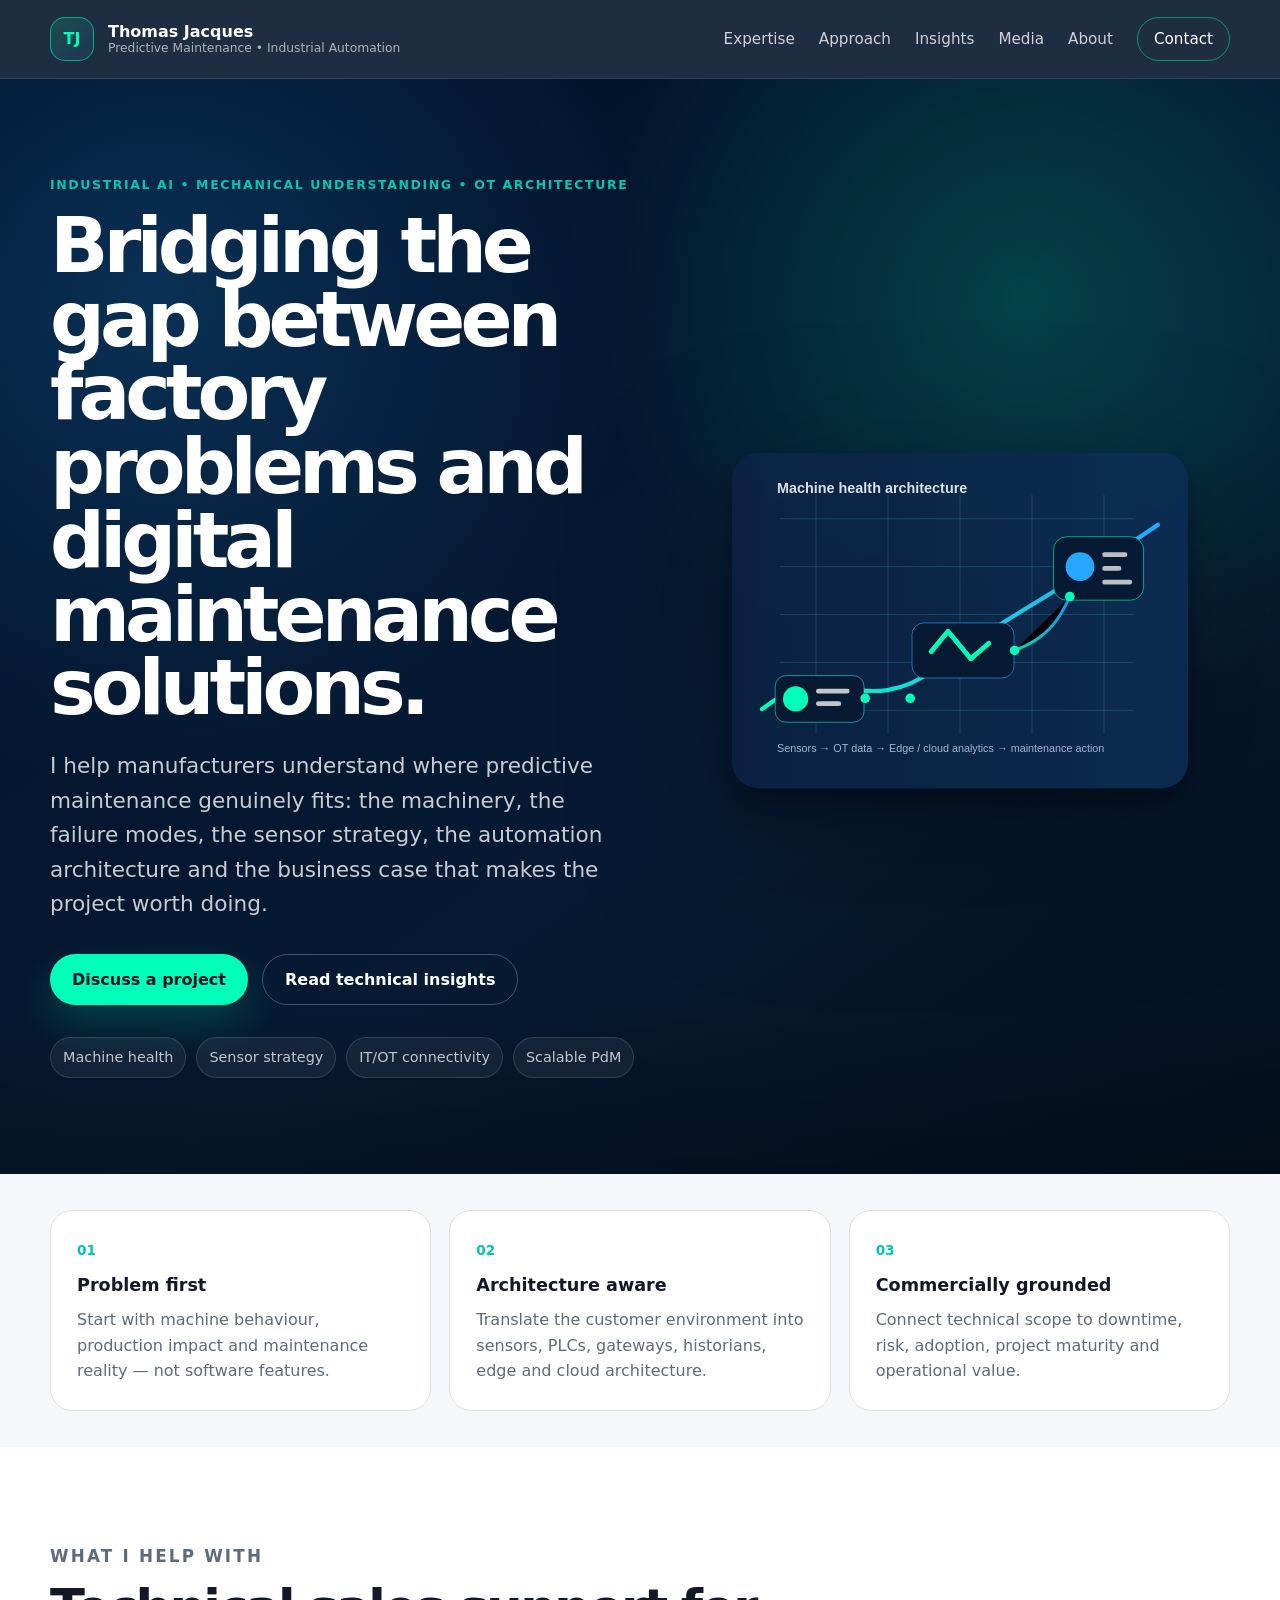
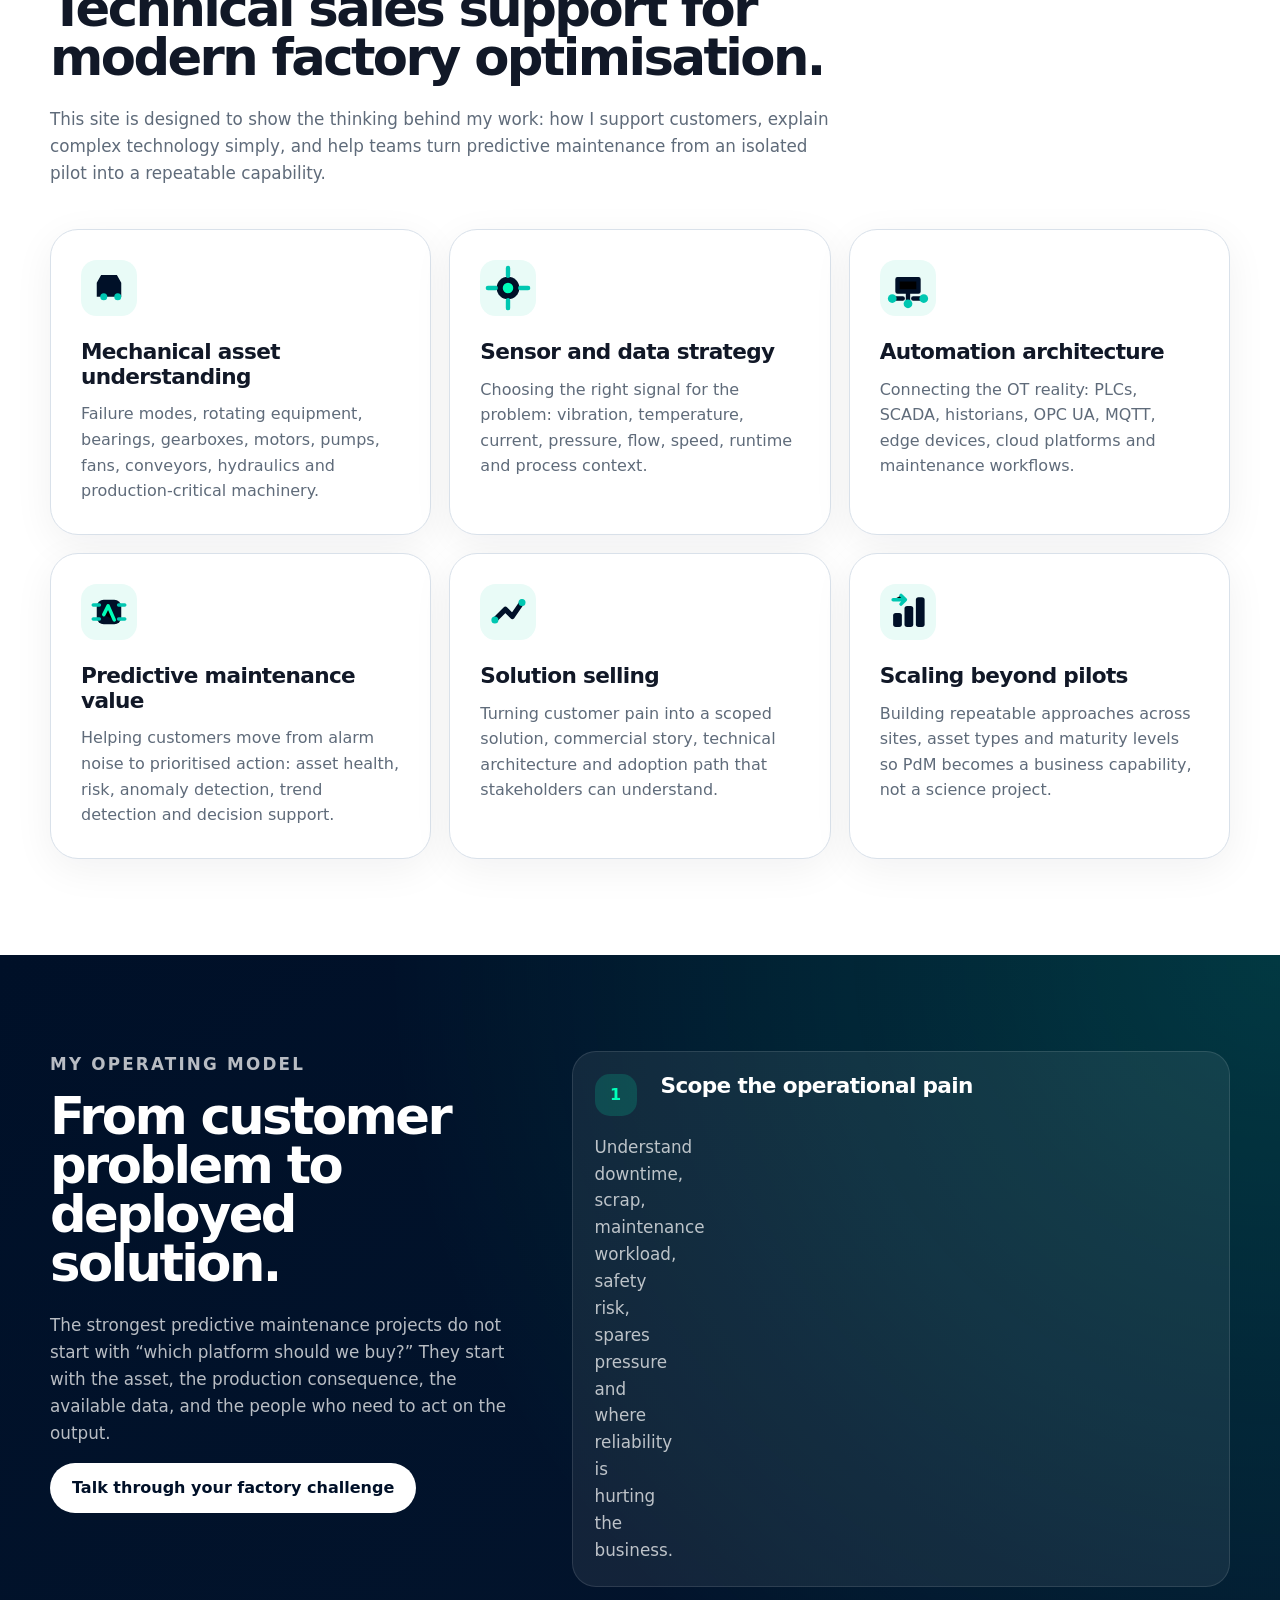
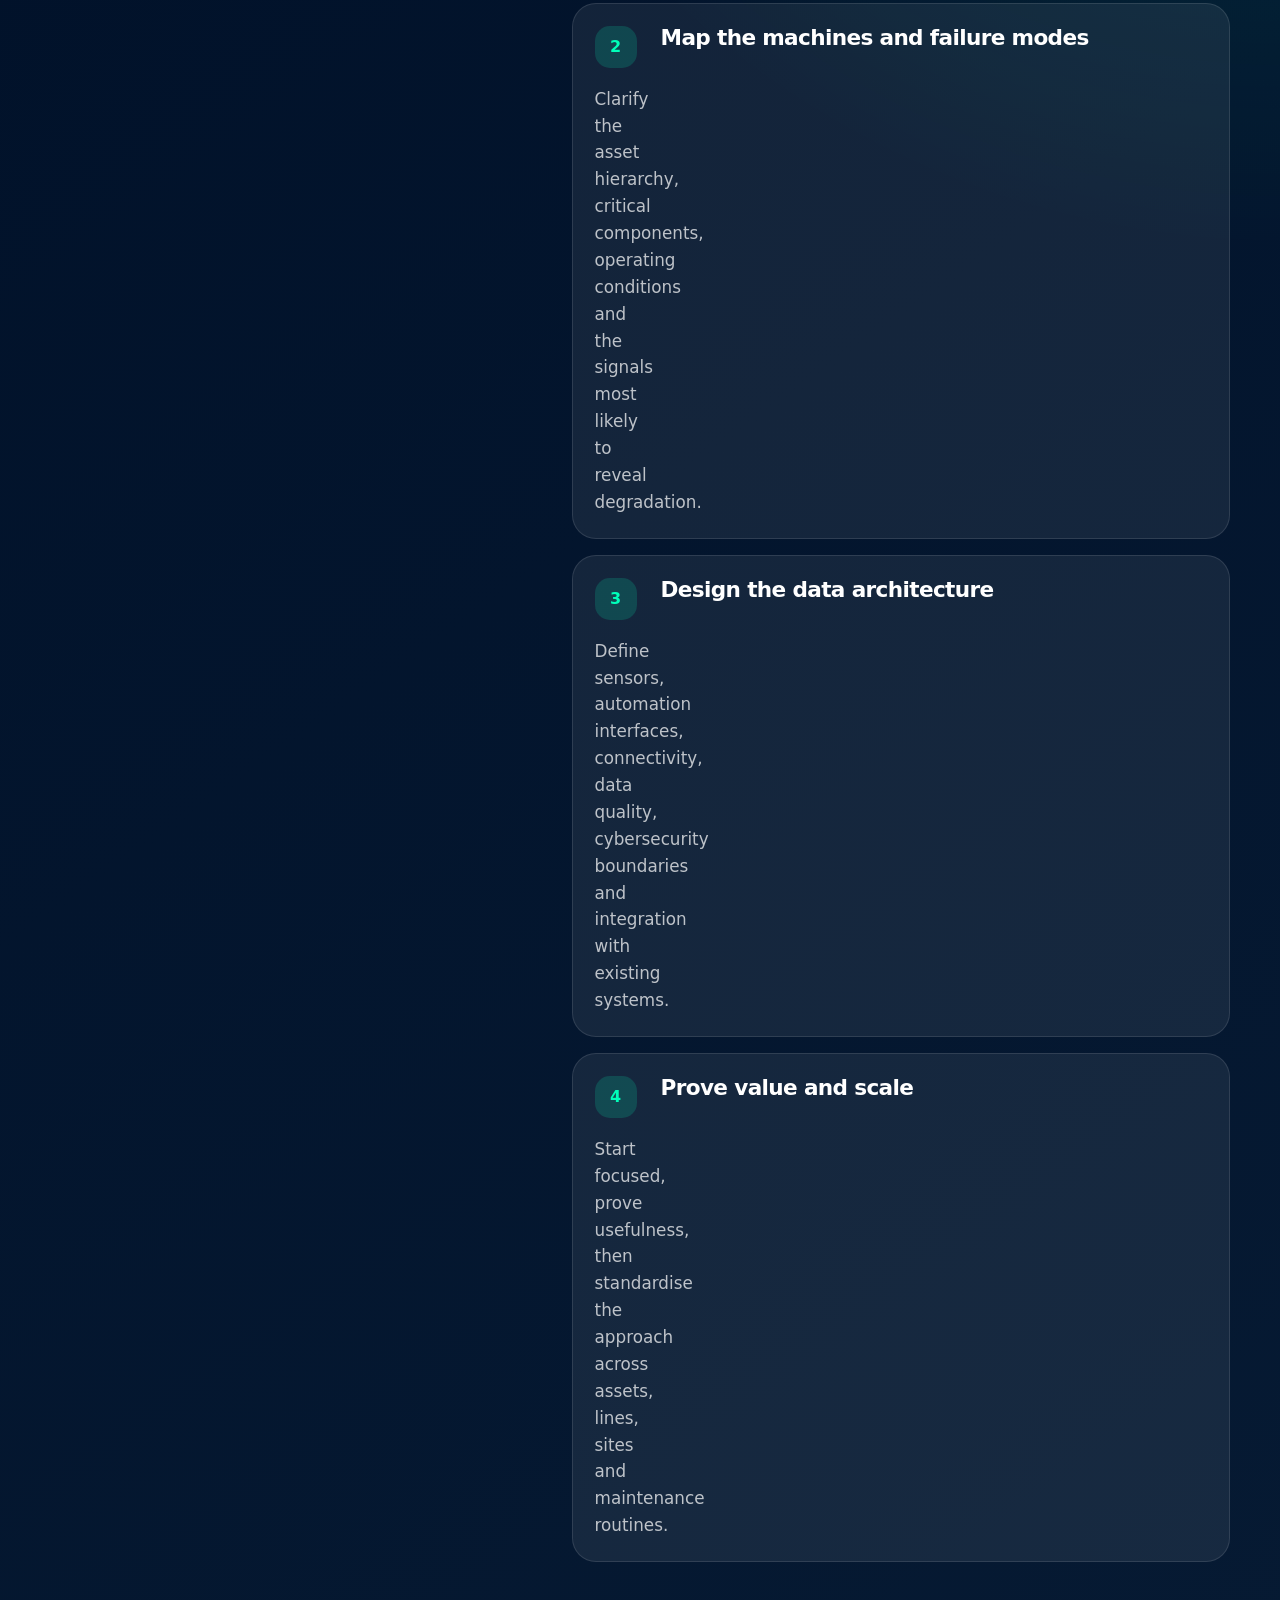
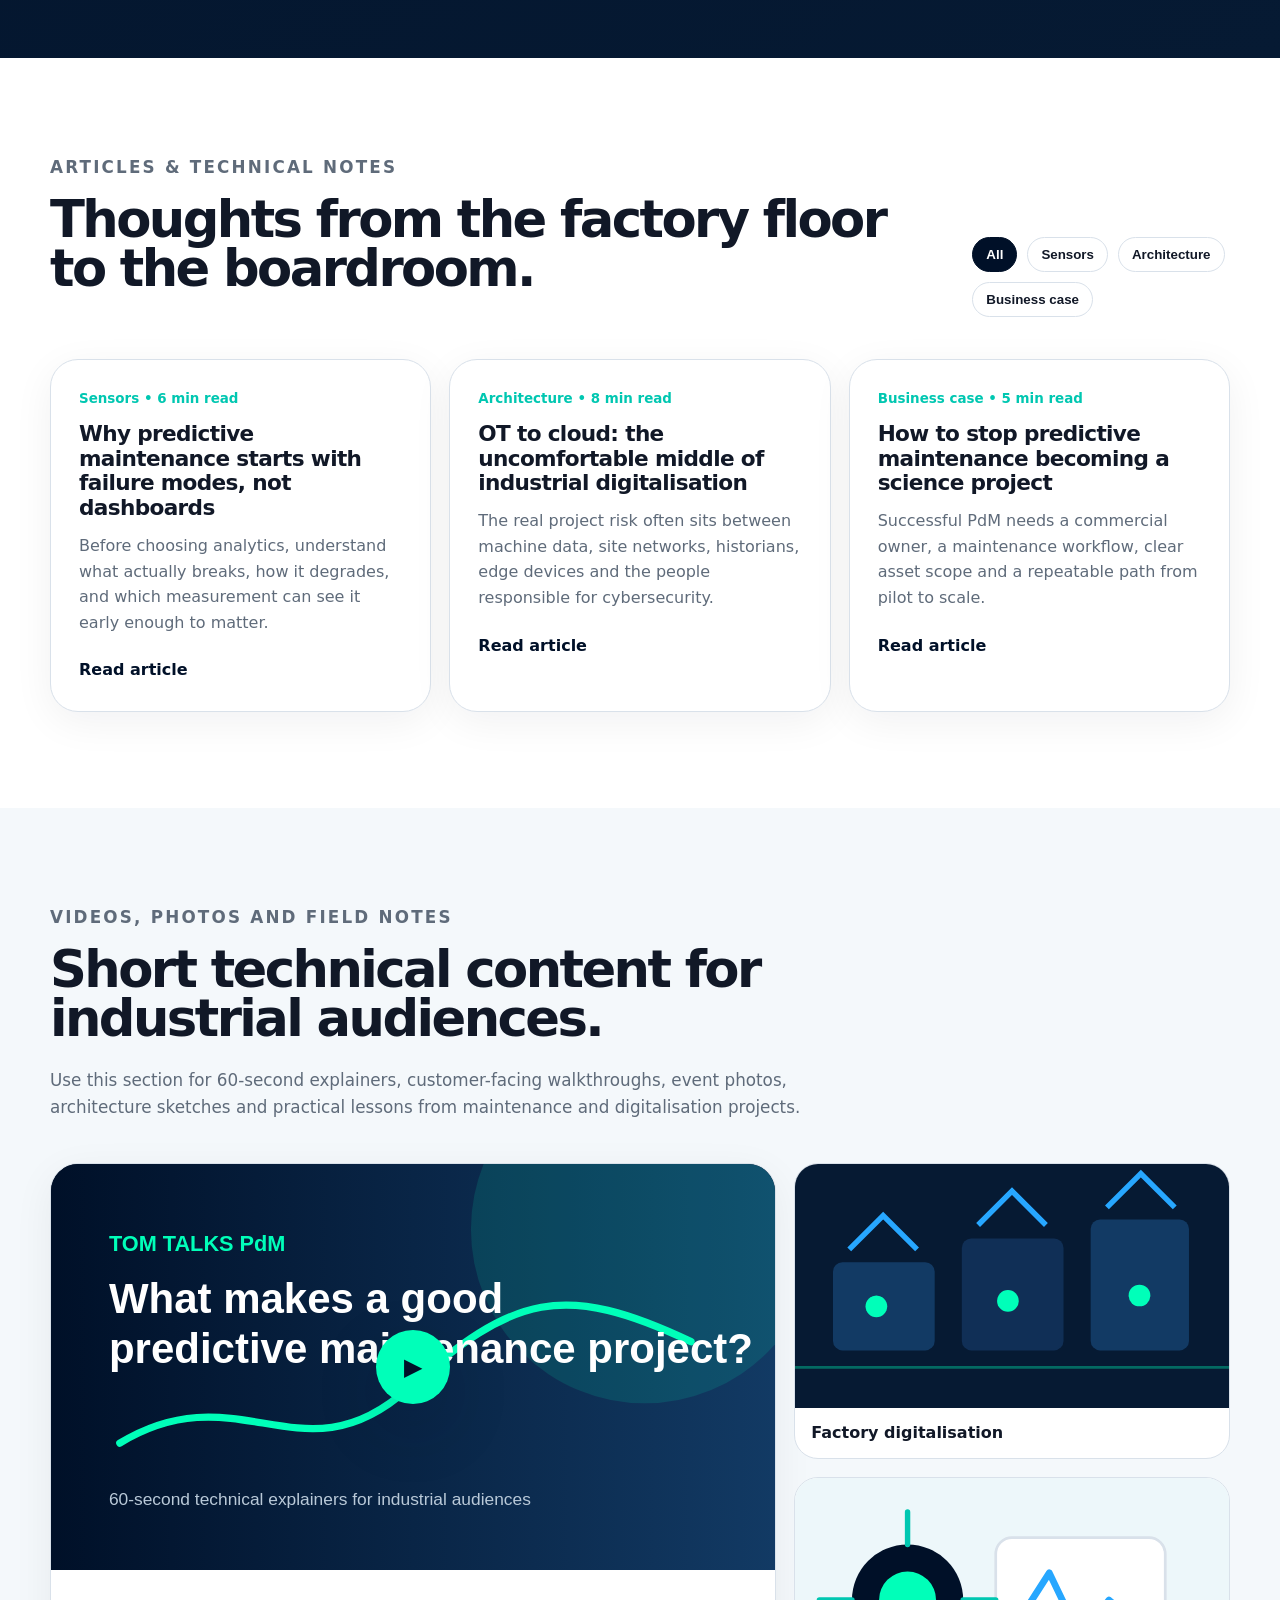
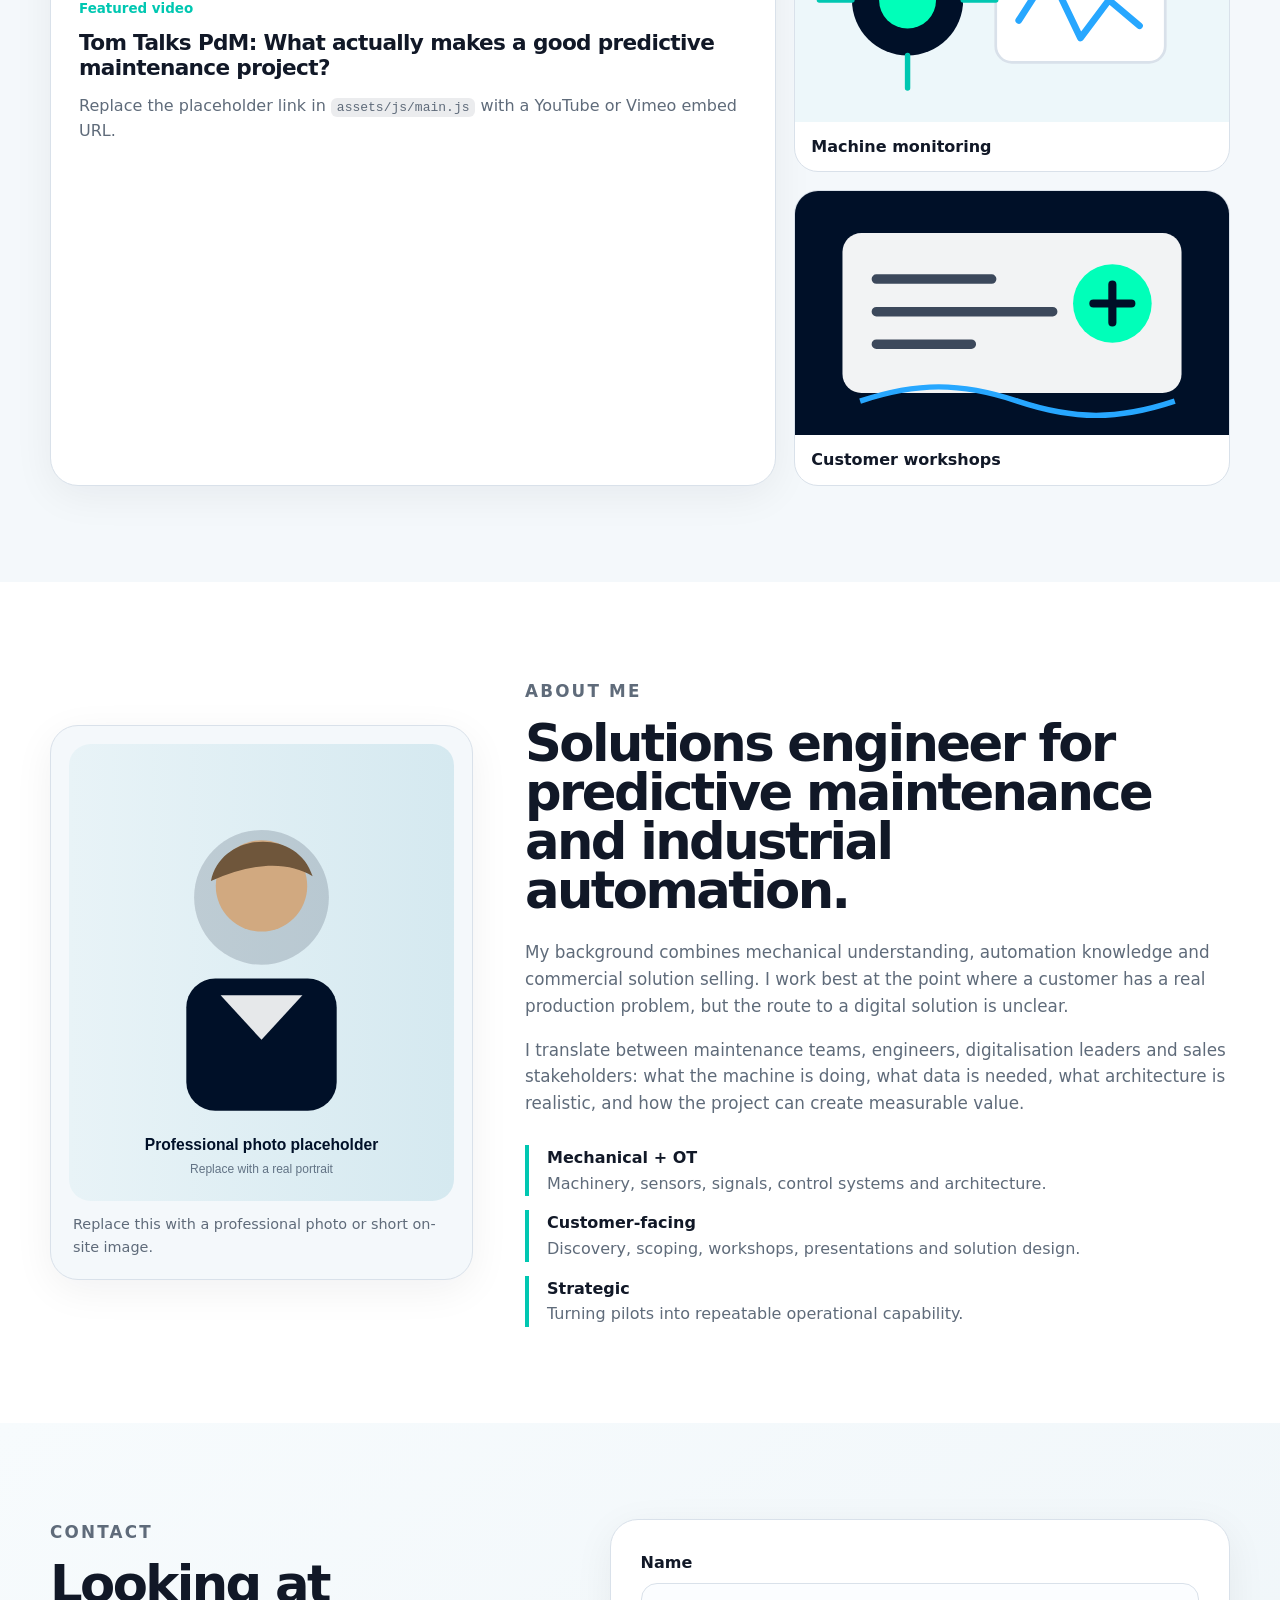
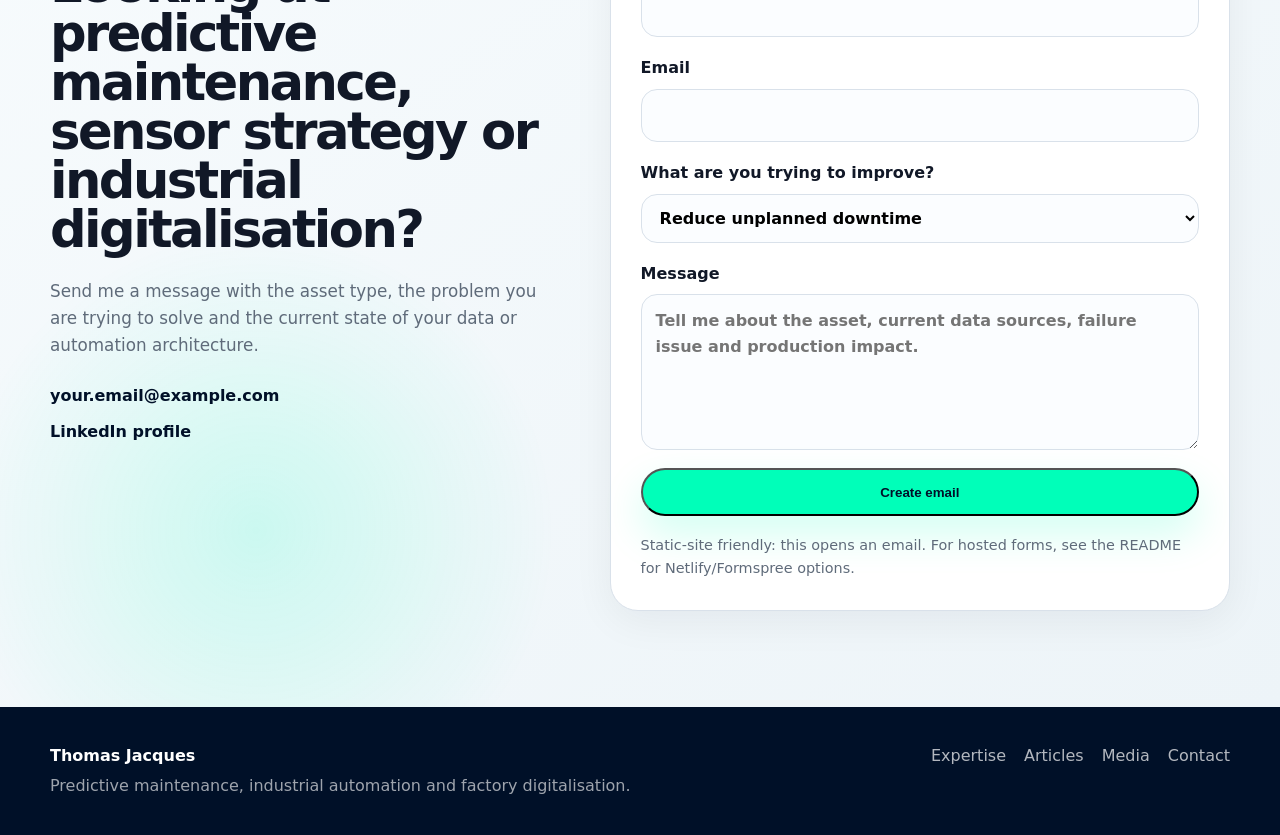
<file: index.html>
<!doctype html>
<html lang="en-GB">
<head>
  <meta charset="utf-8" />
  <meta name="viewport" content="width=device-width, initial-scale=1" />
  <title>Thomas Jacques | Predictive Maintenance & Industrial Digitalisation</title>
  <meta name="description" content="Personal technical brand website for Thomas Jacques, a solutions engineer helping manufacturers bridge factory problems, machine behaviour, sensors, automation architecture and predictive maintenance value." />
  <meta name="keywords" content="predictive maintenance, industrial automation, digital manufacturing, condition monitoring, sensors, industrial AI, reliability, solutions engineering, factory optimisation" />
  <meta name="author" content="Thomas Jacques" />
  <meta property="og:title" content="Thomas Jacques | Predictive Maintenance & Industrial Digitalisation" />
  <meta property="og:description" content="Bridging customer problems, mechanical machinery, sensors, automation systems and scalable predictive maintenance solutions." />
  <meta property="og:image" content="assets/images/og-cover.svg" />
  <meta property="og:type" content="website" />
  <meta name="theme-color" content="#001028" />
  <link rel="icon" href="assets/images/favicon.svg" type="image/svg+xml" />
  <link rel="stylesheet" href="assets/css/styles.css" />
  <script defer src="assets/js/main.js"></script>
</head>
<body>
  <a class="skip-link" href="#main">Skip to content</a>

  <header class="site-header" data-header>
    <nav class="nav shell" aria-label="Main navigation">
      <a href="#home" class="brand" aria-label="Thomas Jacques homepage">
        <span class="brand-mark">TJ</span>
        <span class="brand-text">
          <strong>Thomas Jacques</strong>
          <small>Predictive Maintenance • Industrial Automation</small>
        </span>
      </a>

      <button class="nav-toggle" data-nav-toggle aria-expanded="false" aria-controls="nav-links">
        <span></span><span></span><span></span>
        <span class="sr-only">Open menu</span>
      </button>

      <div class="nav-links" id="nav-links" data-nav-links>
        <a href="#expertise">Expertise</a>
        <a href="#approach">Approach</a>
        <a href="#insights">Insights</a>
        <a href="#media">Media</a>
        <a href="#about">About</a>
        <a href="#contact" class="nav-cta">Contact</a>
      </div>
    </nav>
  </header>

  <main id="main">
    <section class="hero section" id="home">
      <div class="shell hero-grid">
        <div class="hero-copy">
          <p class="eyebrow">Industrial AI • Mechanical understanding • OT architecture</p>
          <h1>Bridging the gap between factory problems and digital maintenance solutions.</h1>
          <p class="hero-lede">
            I help manufacturers understand where predictive maintenance genuinely fits:
            the machinery, the failure modes, the sensor strategy, the automation architecture
            and the business case that makes the project worth doing.
          </p>
          <div class="hero-actions">
            <a class="button primary" href="#contact">Discuss a project</a>
            <a class="button secondary" href="#insights">Read technical insights</a>
          </div>
          <div class="trust-strip" aria-label="Key focus areas">
            <span>Machine health</span>
            <span>Sensor strategy</span>
            <span>IT/OT connectivity</span>
            <span>Scalable PdM</span>
          </div>
        </div>

        <div class="hero-visual" aria-label="Predictive maintenance architecture illustration">
          <img src="assets/images/industrial-architecture.svg" alt="Illustration of factory machines, sensors, edge connectivity, cloud analytics and maintenance workflows" />
        </div>
      </div>
    </section>

    <section class="section proof-band" aria-label="Personal positioning">
      <div class="shell proof-grid">
        <article>
          <strong>01</strong>
          <h2>Problem first</h2>
          <p>Start with machine behaviour, production impact and maintenance reality — not software features.</p>
        </article>
        <article>
          <strong>02</strong>
          <h2>Architecture aware</h2>
          <p>Translate the customer environment into sensors, PLCs, gateways, historians, edge and cloud architecture.</p>
        </article>
        <article>
          <strong>03</strong>
          <h2>Commercially grounded</h2>
          <p>Connect technical scope to downtime, risk, adoption, project maturity and operational value.</p>
        </article>
      </div>
    </section>

    <section class="section" id="expertise">
      <div class="shell">
        <div class="section-heading">
          <p class="eyebrow">What I help with</p>
          <h2>Technical sales support for modern factory optimisation.</h2>
          <p>
            This site is designed to show the thinking behind my work: how I support customers,
            explain complex technology simply, and help teams turn predictive maintenance from
            an isolated pilot into a repeatable capability.
          </p>
        </div>

        <div class="card-grid three">
          <article class="service-card">
            <img src="assets/images/icon-machine.svg" alt="" />
            <h3>Mechanical asset understanding</h3>
            <p>Failure modes, rotating equipment, bearings, gearboxes, motors, pumps, fans, conveyors, hydraulics and production-critical machinery.</p>
          </article>

          <article class="service-card">
            <img src="assets/images/icon-sensor.svg" alt="" />
            <h3>Sensor and data strategy</h3>
            <p>Choosing the right signal for the problem: vibration, temperature, current, pressure, flow, speed, runtime and process context.</p>
          </article>

          <article class="service-card">
            <img src="assets/images/icon-network.svg" alt="" />
            <h3>Automation architecture</h3>
            <p>Connecting the OT reality: PLCs, SCADA, historians, OPC UA, MQTT, edge devices, cloud platforms and maintenance workflows.</p>
          </article>

          <article class="service-card">
            <img src="assets/images/icon-ai.svg" alt="" />
            <h3>Predictive maintenance value</h3>
            <p>Helping customers move from alarm noise to prioritised action: asset health, risk, anomaly detection, trend detection and decision support.</p>
          </article>

          <article class="service-card">
            <img src="assets/images/icon-sales.svg" alt="" />
            <h3>Solution selling</h3>
            <p>Turning customer pain into a scoped solution, commercial story, technical architecture and adoption path that stakeholders can understand.</p>
          </article>

          <article class="service-card">
            <img src="assets/images/icon-scale.svg" alt="" />
            <h3>Scaling beyond pilots</h3>
            <p>Building repeatable approaches across sites, asset types and maturity levels so PdM becomes a business capability, not a science project.</p>
          </article>
        </div>
      </div>
    </section>

    <section class="section dark-section" id="approach">
      <div class="shell split">
        <div>
          <p class="eyebrow">My operating model</p>
          <h2>From customer problem to deployed solution.</h2>
          <p>
            The strongest predictive maintenance projects do not start with “which platform should we buy?”
            They start with the asset, the production consequence, the available data, and the people who need
            to act on the output.
          </p>
          <a class="button light" href="#contact">Talk through your factory challenge</a>
        </div>

        <div class="timeline">
          <article>
            <span>1</span>
            <h3>Scope the operational pain</h3>
            <p>Understand downtime, scrap, maintenance workload, safety risk, spares pressure and where reliability is hurting the business.</p>
          </article>
          <article>
            <span>2</span>
            <h3>Map the machines and failure modes</h3>
            <p>Clarify the asset hierarchy, critical components, operating conditions and the signals most likely to reveal degradation.</p>
          </article>
          <article>
            <span>3</span>
            <h3>Design the data architecture</h3>
            <p>Define sensors, automation interfaces, connectivity, data quality, cybersecurity boundaries and integration with existing systems.</p>
          </article>
          <article>
            <span>4</span>
            <h3>Prove value and scale</h3>
            <p>Start focused, prove usefulness, then standardise the approach across assets, lines, sites and maintenance routines.</p>
          </article>
        </div>
      </div>
    </section>

    <section class="section" id="insights">
      <div class="shell">
        <div class="section-heading inline-heading">
          <div>
            <p class="eyebrow">Articles & technical notes</p>
            <h2>Thoughts from the factory floor to the boardroom.</h2>
          </div>
          <div class="filters" aria-label="Filter articles">
            <button class="filter-button active" data-filter="all">All</button>
            <button class="filter-button" data-filter="sensors">Sensors</button>
            <button class="filter-button" data-filter="architecture">Architecture</button>
            <button class="filter-button" data-filter="business">Business case</button>
          </div>
        </div>

        <div class="article-grid" data-article-grid>
          <article class="article-card" data-category="sensors">
            <p class="article-meta">Sensors • 6 min read</p>
            <h3>Why predictive maintenance starts with failure modes, not dashboards</h3>
            <p>Before choosing analytics, understand what actually breaks, how it degrades, and which measurement can see it early enough to matter.</p>
            <a href="articles/failure-modes-before-dashboards.html">Read article</a>
          </article>

          <article class="article-card" data-category="architecture">
            <p class="article-meta">Architecture • 8 min read</p>
            <h3>OT to cloud: the uncomfortable middle of industrial digitalisation</h3>
            <p>The real project risk often sits between machine data, site networks, historians, edge devices and the people responsible for cybersecurity.</p>
            <a href="articles/ot-to-cloud.html">Read article</a>
          </article>

          <article class="article-card" data-category="business">
            <p class="article-meta">Business case • 5 min read</p>
            <h3>How to stop predictive maintenance becoming a science project</h3>
            <p>Successful PdM needs a commercial owner, a maintenance workflow, clear asset scope and a repeatable path from pilot to scale.</p>
            <a href="articles/not-a-science-project.html">Read article</a>
          </article>
        </div>
      </div>
    </section>

    <section class="section media-section" id="media">
      <div class="shell">
        <div class="section-heading">
          <p class="eyebrow">Videos, photos and field notes</p>
          <h2>Short technical content for industrial audiences.</h2>
          <p>
            Use this section for 60-second explainers, customer-facing walkthroughs, event photos,
            architecture sketches and practical lessons from maintenance and digitalisation projects.
          </p>
        </div>

        <div class="media-grid">
          <article class="video-card featured-video">
            <div class="video-placeholder" data-video-placeholder>
              <img src="assets/images/video-cover.svg" alt="Video cover for Tom Talks Predictive Maintenance" />
              <button class="play-button" data-open-video aria-label="Play video">▶</button>
            </div>
            <div>
              <p class="article-meta">Featured video</p>
              <h3>Tom Talks PdM: What actually makes a good predictive maintenance project?</h3>
              <p>Replace the placeholder link in <code>assets/js/main.js</code> with a YouTube or Vimeo embed URL.</p>
            </div>
          </article>

          <div class="gallery">
            <figure>
              <img src="assets/images/gallery-factory.svg" alt="Stylised factory digitalisation image" />
              <figcaption>Factory digitalisation</figcaption>
            </figure>
            <figure>
              <img src="assets/images/gallery-sensors.svg" alt="Stylised sensors and machine monitoring image" />
              <figcaption>Machine monitoring</figcaption>
            </figure>
            <figure>
              <img src="assets/images/gallery-workshop.svg" alt="Stylised customer workshop image" />
              <figcaption>Customer workshops</figcaption>
            </figure>
          </div>
        </div>
      </div>
    </section>

    <section class="section about-section" id="about">
      <div class="shell about-grid">
        <div class="portrait-card">
          <img src="assets/images/portrait-placeholder.svg" alt="Professional portrait placeholder for Thomas Jacques" />
          <p>Replace this with a professional photo or short on-site image.</p>
        </div>

        <div>
          <p class="eyebrow">About me</p>
          <h2>Solutions engineer for predictive maintenance and industrial automation.</h2>
          <p>
            My background combines mechanical understanding, automation knowledge and commercial solution selling.
            I work best at the point where a customer has a real production problem, but the route to a digital
            solution is unclear.
          </p>
          <p>
            I translate between maintenance teams, engineers, digitalisation leaders and sales stakeholders:
            what the machine is doing, what data is needed, what architecture is realistic, and how the project
            can create measurable value.
          </p>

          <div class="credentials">
            <div>
              <strong>Mechanical + OT</strong>
              <span>Machinery, sensors, signals, control systems and architecture.</span>
            </div>
            <div>
              <strong>Customer-facing</strong>
              <span>Discovery, scoping, workshops, presentations and solution design.</span>
            </div>
            <div>
              <strong>Strategic</strong>
              <span>Turning pilots into repeatable operational capability.</span>
            </div>
          </div>
        </div>
      </div>
    </section>

    <section class="section contact-section" id="contact">
      <div class="shell contact-grid">
        <div>
          <p class="eyebrow">Contact</p>
          <h2>Looking at predictive maintenance, sensor strategy or industrial digitalisation?</h2>
          <p>
            Send me a message with the asset type, the problem you are trying to solve and the current state
            of your data or automation architecture.
          </p>
          <div class="contact-options">
            <a href="mailto:your.email@example.com?subject=Predictive%20maintenance%20discussion">your.email@example.com</a>
            <a href="https://www.linkedin.com/" target="_blank" rel="noreferrer">LinkedIn profile</a>
          </div>
        </div>

        <form class="contact-form" action="mailto:your.email@example.com" method="post" enctype="text/plain">
          <label>
            Name
            <input name="name" type="text" autocomplete="name" required />
          </label>
          <label>
            Email
            <input name="email" type="email" autocomplete="email" required />
          </label>
          <label>
            What are you trying to improve?
            <select name="topic">
              <option>Reduce unplanned downtime</option>
              <option>Choose sensors / data sources</option>
              <option>Design IT/OT architecture</option>
              <option>Build a PdM business case</option>
              <option>Invite me to speak / collaborate</option>
            </select>
          </label>
          <label>
            Message
            <textarea name="message" rows="5" placeholder="Tell me about the asset, current data sources, failure issue and production impact."></textarea>
          </label>
          <button class="button primary" type="submit">Create email</button>
          <p class="form-note">Static-site friendly: this opens an email. For hosted forms, see the README for Netlify/Formspree options.</p>
        </form>
      </div>
    </section>
  </main>

  <footer class="site-footer">
    <div class="shell footer-grid">
      <div>
        <strong>Thomas Jacques</strong>
        <p>Predictive maintenance, industrial automation and factory digitalisation.</p>
      </div>
      <div class="footer-links">
        <a href="#expertise">Expertise</a>
        <a href="#insights">Articles</a>
        <a href="#media">Media</a>
        <a href="#contact">Contact</a>
      </div>
    </div>
  </footer>

  <dialog class="video-dialog" data-video-dialog aria-label="Featured video">
    <button class="dialog-close" data-close-video aria-label="Close video">×</button>
    <iframe title="Featured video" data-video-frame src="" allow="accelerometer; autoplay; clipboard-write; encrypted-media; gyroscope; picture-in-picture; web-share" allowfullscreen></iframe>
  </dialog>
</body>
</html>
</file>
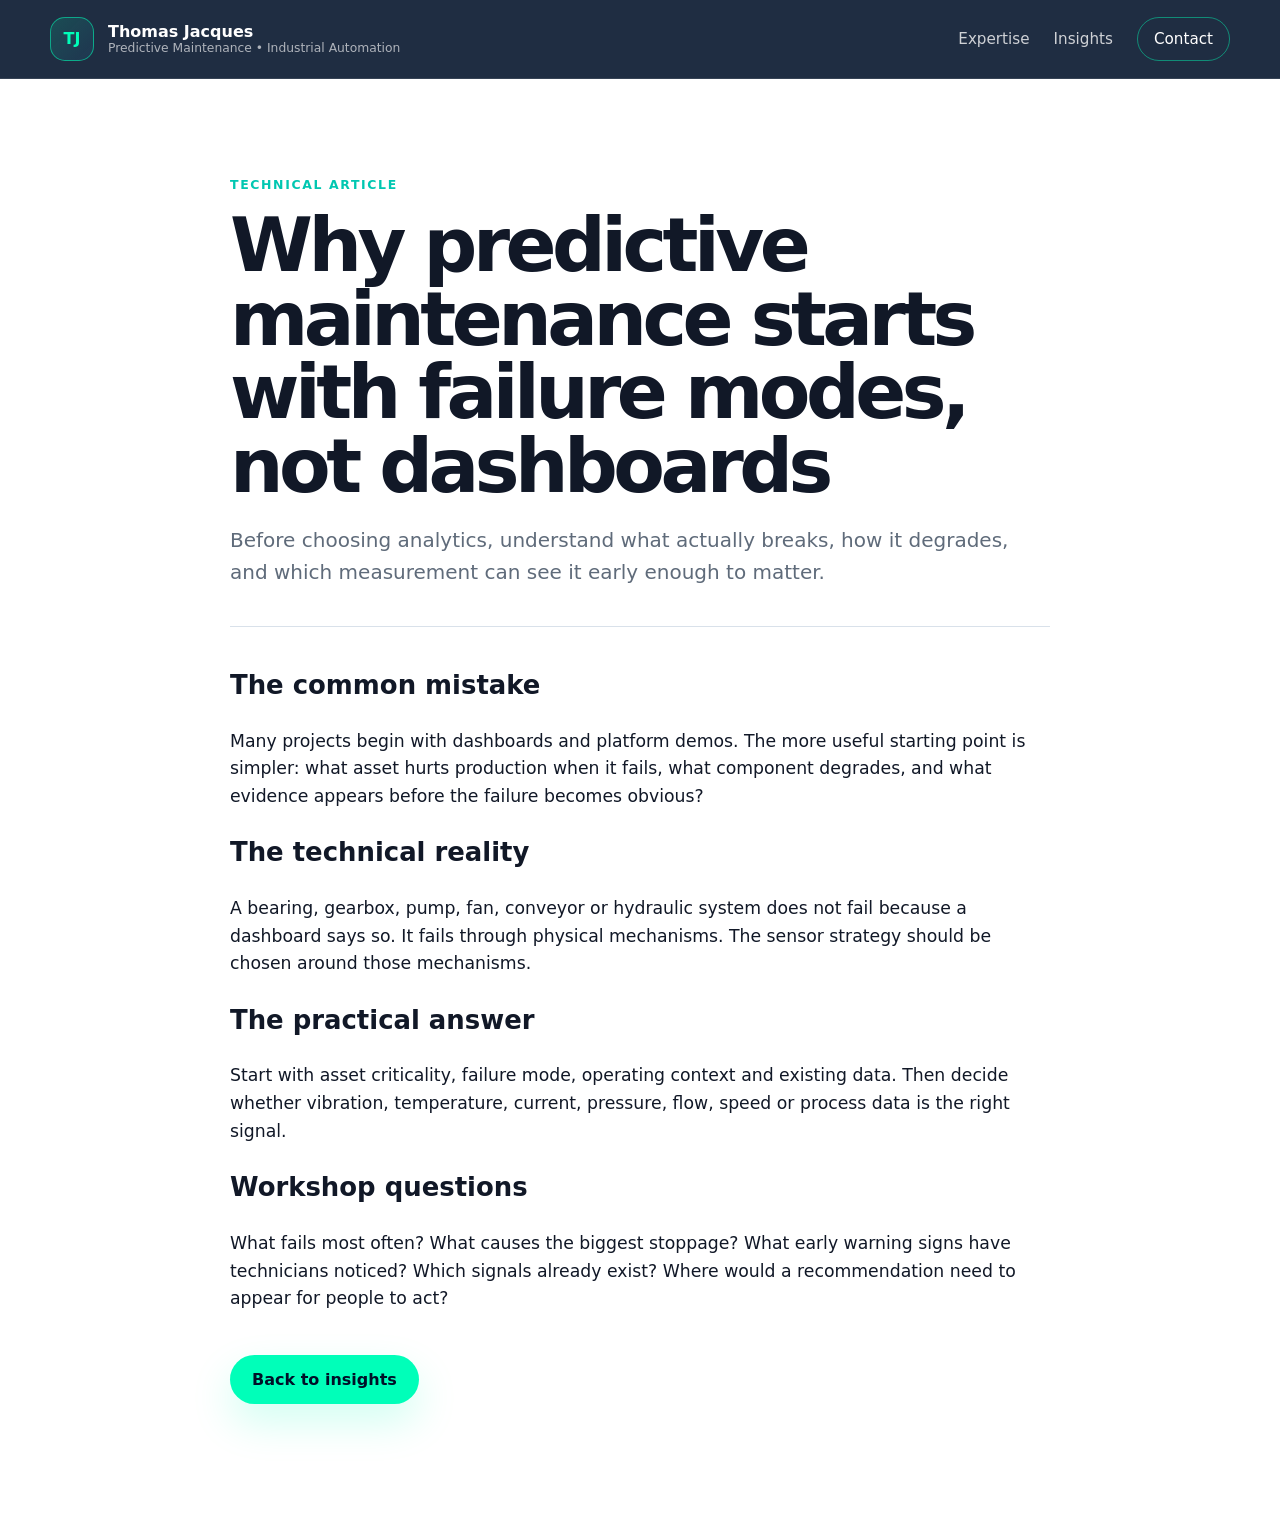
<file: articles/failure-modes-before-dashboards.html>
<!doctype html>
<html lang="en-GB">
<head>
  <meta charset="utf-8" />
  <meta name="viewport" content="width=device-width, initial-scale=1" />
  <title>Why predictive maintenance starts with failure modes, not dashboards | Thomas Jacques</title>
  <meta name="description" content="Before choosing analytics, understand what actually breaks, how it degrades, and which measurement can see it early enough to matter." />
  <link rel="stylesheet" href="../assets/css/styles.css" />
</head>
<body>
  <header class="site-header">
    <nav class="nav shell">
      <a href="../index.html#home" class="brand">
        <span class="brand-mark">TJ</span>
        <span class="brand-text"><strong>Thomas Jacques</strong><small>Predictive Maintenance • Industrial Automation</small></span>
      </a>
      <div class="nav-links">
        <a href="../index.html#expertise">Expertise</a>
        <a href="../index.html#insights">Insights</a>
        <a href="../index.html#contact" class="nav-cta">Contact</a>
      </div>
    </nav>
  </header>
  <main class="section">
    <article class="shell" style="max-width: 820px;">
      <p class="eyebrow">Technical article</p>
      <h1 style="font-size: clamp(2.4rem, 6vw, 4.7rem); line-height: .98; letter-spacing: -.06em; margin: 0 0 20px;">Why predictive maintenance starts with failure modes, not dashboards</h1>
      <p style="font-size: 1.25rem; color: var(--muted);">Before choosing analytics, understand what actually breaks, how it degrades, and which measurement can see it early enough to matter.</p>
      <hr style="border:0; border-top:1px solid var(--line); margin: 38px 0;" />
      <div style="font-size:1.08rem;"><h2>The common mistake</h2><p>Many projects begin with dashboards and platform demos. The more useful starting point is simpler: what asset hurts production when it fails, what component degrades, and what evidence appears before the failure becomes obvious?</p>
<h2>The technical reality</h2><p>A bearing, gearbox, pump, fan, conveyor or hydraulic system does not fail because a dashboard says so. It fails through physical mechanisms. The sensor strategy should be chosen around those mechanisms.</p>
<h2>The practical answer</h2><p>Start with asset criticality, failure mode, operating context and existing data. Then decide whether vibration, temperature, current, pressure, flow, speed or process data is the right signal.</p>
<h2>Workshop questions</h2><p>What fails most often? What causes the biggest stoppage? What early warning signs have technicians noticed? Which signals already exist? Where would a recommendation need to appear for people to act?</p></div>
      <p style="margin-top:42px;"><a class="button primary" href="../index.html#insights">Back to insights</a></p>
    </article>
  </main>
</body>
</html>
</file>
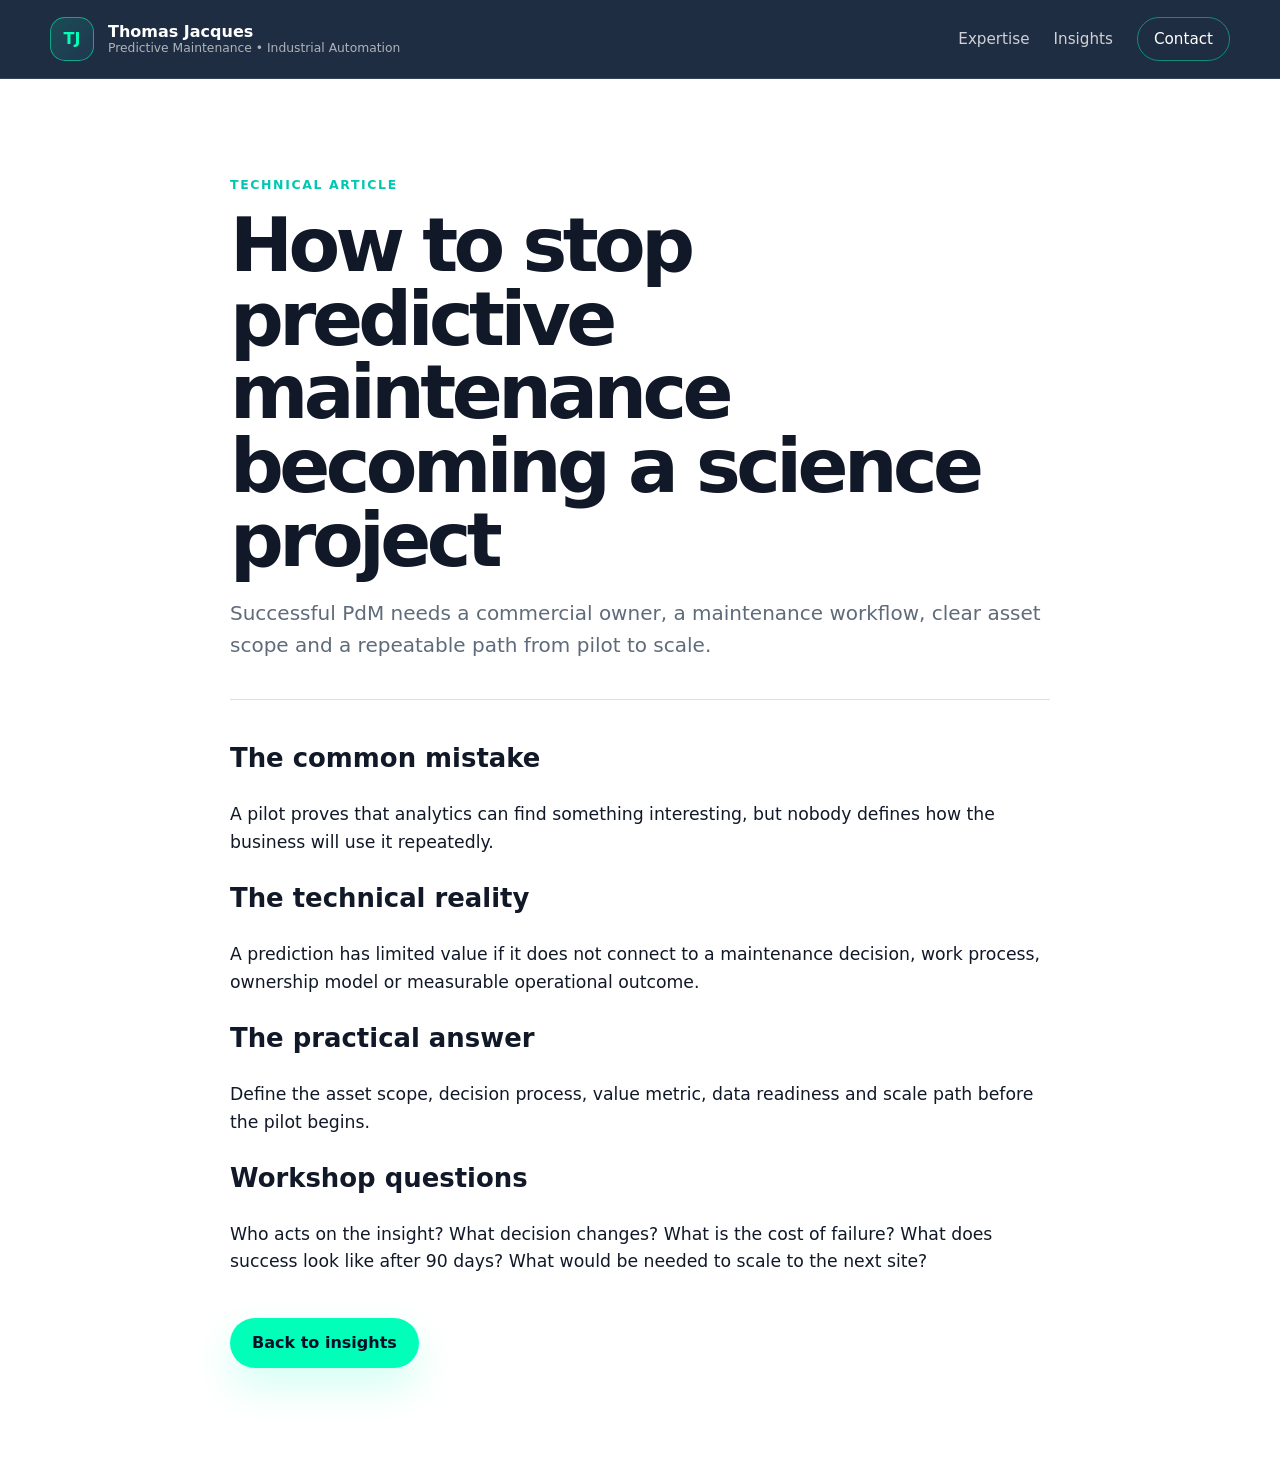
<file: articles/not-a-science-project.html>
<!doctype html>
<html lang="en-GB">
<head>
  <meta charset="utf-8" />
  <meta name="viewport" content="width=device-width, initial-scale=1" />
  <title>How to stop predictive maintenance becoming a science project | Thomas Jacques</title>
  <meta name="description" content="Successful PdM needs a commercial owner, a maintenance workflow, clear asset scope and a repeatable path from pilot to scale." />
  <link rel="stylesheet" href="../assets/css/styles.css" />
</head>
<body>
  <header class="site-header">
    <nav class="nav shell">
      <a href="../index.html#home" class="brand">
        <span class="brand-mark">TJ</span>
        <span class="brand-text"><strong>Thomas Jacques</strong><small>Predictive Maintenance • Industrial Automation</small></span>
      </a>
      <div class="nav-links">
        <a href="../index.html#expertise">Expertise</a>
        <a href="../index.html#insights">Insights</a>
        <a href="../index.html#contact" class="nav-cta">Contact</a>
      </div>
    </nav>
  </header>
  <main class="section">
    <article class="shell" style="max-width: 820px;">
      <p class="eyebrow">Technical article</p>
      <h1 style="font-size: clamp(2.4rem, 6vw, 4.7rem); line-height: .98; letter-spacing: -.06em; margin: 0 0 20px;">How to stop predictive maintenance becoming a science project</h1>
      <p style="font-size: 1.25rem; color: var(--muted);">Successful PdM needs a commercial owner, a maintenance workflow, clear asset scope and a repeatable path from pilot to scale.</p>
      <hr style="border:0; border-top:1px solid var(--line); margin: 38px 0;" />
      <div style="font-size:1.08rem;"><h2>The common mistake</h2><p>A pilot proves that analytics can find something interesting, but nobody defines how the business will use it repeatedly.</p>
<h2>The technical reality</h2><p>A prediction has limited value if it does not connect to a maintenance decision, work process, ownership model or measurable operational outcome.</p>
<h2>The practical answer</h2><p>Define the asset scope, decision process, value metric, data readiness and scale path before the pilot begins.</p>
<h2>Workshop questions</h2><p>Who acts on the insight? What decision changes? What is the cost of failure? What does success look like after 90 days? What would be needed to scale to the next site?</p></div>
      <p style="margin-top:42px;"><a class="button primary" href="../index.html#insights">Back to insights</a></p>
    </article>
  </main>
</body>
</html>
</file>
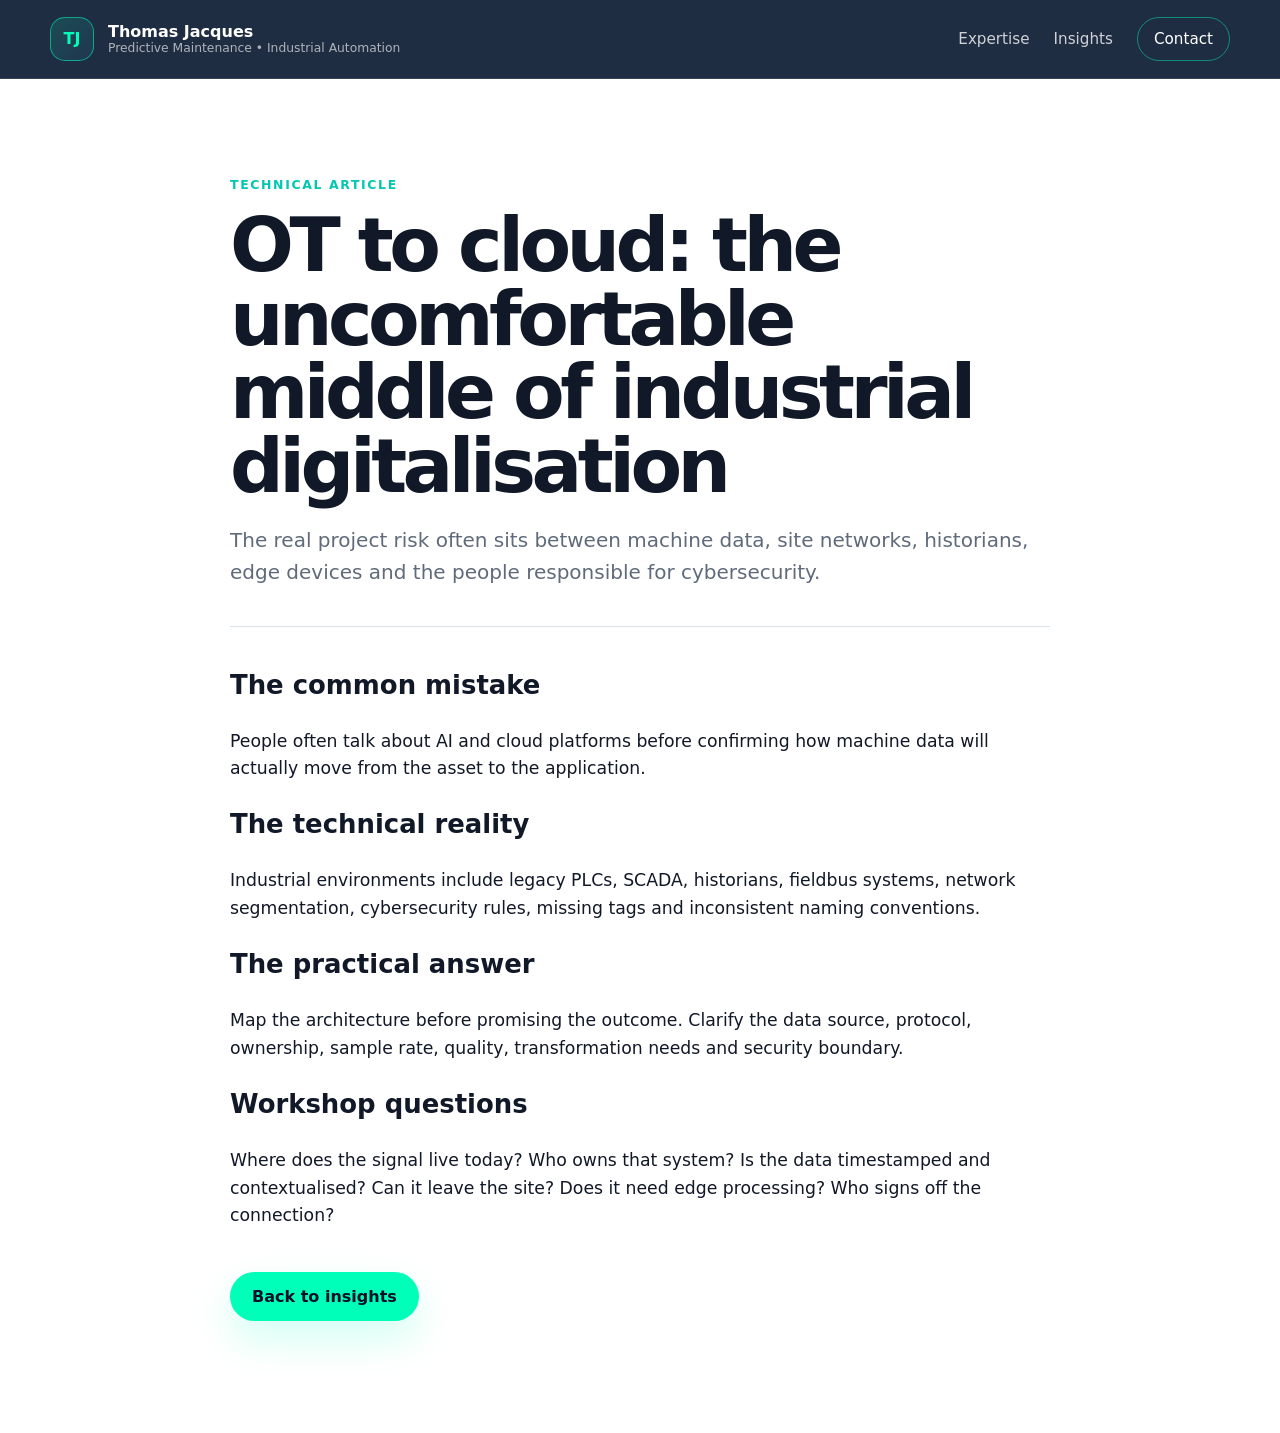
<file: articles/ot-to-cloud.html>
<!doctype html>
<html lang="en-GB">
<head>
  <meta charset="utf-8" />
  <meta name="viewport" content="width=device-width, initial-scale=1" />
  <title>OT to cloud: the uncomfortable middle of industrial digitalisation | Thomas Jacques</title>
  <meta name="description" content="The real project risk often sits between machine data, site networks, historians, edge devices and the people responsible for cybersecurity." />
  <link rel="stylesheet" href="../assets/css/styles.css" />
</head>
<body>
  <header class="site-header">
    <nav class="nav shell">
      <a href="../index.html#home" class="brand">
        <span class="brand-mark">TJ</span>
        <span class="brand-text"><strong>Thomas Jacques</strong><small>Predictive Maintenance • Industrial Automation</small></span>
      </a>
      <div class="nav-links">
        <a href="../index.html#expertise">Expertise</a>
        <a href="../index.html#insights">Insights</a>
        <a href="../index.html#contact" class="nav-cta">Contact</a>
      </div>
    </nav>
  </header>
  <main class="section">
    <article class="shell" style="max-width: 820px;">
      <p class="eyebrow">Technical article</p>
      <h1 style="font-size: clamp(2.4rem, 6vw, 4.7rem); line-height: .98; letter-spacing: -.06em; margin: 0 0 20px;">OT to cloud: the uncomfortable middle of industrial digitalisation</h1>
      <p style="font-size: 1.25rem; color: var(--muted);">The real project risk often sits between machine data, site networks, historians, edge devices and the people responsible for cybersecurity.</p>
      <hr style="border:0; border-top:1px solid var(--line); margin: 38px 0;" />
      <div style="font-size:1.08rem;"><h2>The common mistake</h2><p>People often talk about AI and cloud platforms before confirming how machine data will actually move from the asset to the application.</p>
<h2>The technical reality</h2><p>Industrial environments include legacy PLCs, SCADA, historians, fieldbus systems, network segmentation, cybersecurity rules, missing tags and inconsistent naming conventions.</p>
<h2>The practical answer</h2><p>Map the architecture before promising the outcome. Clarify the data source, protocol, ownership, sample rate, quality, transformation needs and security boundary.</p>
<h2>Workshop questions</h2><p>Where does the signal live today? Who owns that system? Is the data timestamped and contextualised? Can it leave the site? Does it need edge processing? Who signs off the connection?</p></div>
      <p style="margin-top:42px;"><a class="button primary" href="../index.html#insights">Back to insights</a></p>
    </article>
  </main>
</body>
</html>
</file>
<file: assets/css/styles.css>
:root {
  --navy: #001028;
  --navy-2: #061a33;
  --ink: #111827;
  --muted: #5f6b7a;
  --line: #d9e1ea;
  --surface: #ffffff;
  --surface-2: #f4f8fb;
  --teal: #00ffb9;
  --teal-2: #00c7b1;
  --blue: #27a7ff;
  --gold: #d9a441;
  --shadow: 0 24px 70px rgba(0, 16, 40, 0.14);
  --radius: 28px;
  --max: 1180px;
}

* { box-sizing: border-box; }

html {
  scroll-behavior: smooth;
}

body {
  margin: 0;
  font-family: Inter, ui-sans-serif, system-ui, -apple-system, BlinkMacSystemFont, "Segoe UI", sans-serif;
  color: var(--ink);
  background: var(--surface);
  line-height: 1.6;
}

img { max-width: 100%; display: block; }

a { color: inherit; text-decoration: none; }

.shell {
  width: min(var(--max), calc(100% - 40px));
  margin-inline: auto;
}

.section { padding: 96px 0; }

.skip-link {
  position: absolute;
  top: -80px;
  left: 16px;
  z-index: 99;
  padding: 10px 14px;
  background: var(--teal);
  color: var(--navy);
  border-radius: 999px;
  font-weight: 800;
}

.skip-link:focus { top: 16px; }

.sr-only {
  position: absolute;
  width: 1px;
  height: 1px;
  overflow: hidden;
  clip: rect(0 0 0 0);
}

.site-header {
  position: sticky;
  top: 0;
  z-index: 50;
  background: rgba(0, 16, 40, 0.88);
  backdrop-filter: blur(18px);
  border-bottom: 1px solid rgba(255,255,255,0.1);
}

.nav {
  height: 78px;
  display: flex;
  align-items: center;
  justify-content: space-between;
}

.brand {
  display: flex;
  gap: 14px;
  align-items: center;
  color: white;
}

.brand-mark {
  width: 44px;
  height: 44px;
  border: 1px solid rgba(0,255,185,0.55);
  border-radius: 15px;
  display: grid;
  place-items: center;
  color: var(--teal);
  font-weight: 900;
  background: linear-gradient(135deg, rgba(0,255,185,0.15), rgba(39,167,255,0.08));
}

.brand-text {
  display: grid;
  line-height: 1.2;
}

.brand-text small {
  color: rgba(255,255,255,0.64);
  font-size: 0.77rem;
}

.nav-links {
  display: flex;
  align-items: center;
  gap: 24px;
  color: rgba(255,255,255,0.78);
  font-size: 0.95rem;
}

.nav-links a:hover { color: var(--teal); }

.nav-cta {
  border: 1px solid rgba(0,255,185,0.45);
  color: white !important;
  padding: 9px 16px;
  border-radius: 999px;
}

.nav-toggle {
  display: none;
  background: none;
  border: 0;
  padding: 8px;
}

.nav-toggle span:not(.sr-only) {
  display: block;
  width: 26px;
  height: 2px;
  margin: 5px;
  background: white;
}

.hero {
  min-height: 760px;
  display: grid;
  align-items: center;
  color: white;
  background:
    radial-gradient(circle at 80% 20%, rgba(0,255,185,0.18), transparent 32%),
    radial-gradient(circle at 12% 20%, rgba(39,167,255,0.2), transparent 34%),
    linear-gradient(145deg, #001028 0%, #061a33 60%, #03101f 100%);
  position: relative;
  overflow: hidden;
}

.hero::after {
  content: "";
  position: absolute;
  inset: auto 0 0;
  height: 170px;
  background: linear-gradient(180deg, transparent, rgba(0,0,0,0.24));
}

.hero-grid {
  position: relative;
  z-index: 1;
  display: grid;
  grid-template-columns: 1.04fr 0.96fr;
  gap: 56px;
  align-items: center;
}

.eyebrow {
  color: var(--teal-2);
  text-transform: uppercase;
  letter-spacing: 0.13em;
  font-size: 0.78rem;
  font-weight: 900;
  margin: 0 0 14px;
}

.hero h1,
.section-heading h2,
.split h2,
.about-grid h2,
.contact-grid h2 {
  font-size: clamp(2.55rem, 6vw, 5.55rem);
  line-height: 0.96;
  letter-spacing: -0.065em;
  margin: 0 0 24px;
}

.section-heading h2,
.split h2,
.about-grid h2,
.contact-grid h2 {
  font-size: clamp(2rem, 4vw, 3.8rem);
  letter-spacing: -0.05em;
}

.hero-lede {
  color: rgba(255,255,255,0.78);
  font-size: clamp(1.1rem, 1.8vw, 1.35rem);
  max-width: 720px;
}

.hero-actions {
  display: flex;
  gap: 14px;
  flex-wrap: wrap;
  margin: 32px 0;
}

.button {
  display: inline-flex;
  align-items: center;
  justify-content: center;
  border-radius: 999px;
  min-height: 48px;
  padding: 12px 22px;
  font-weight: 850;
  transition: transform 0.2s ease, box-shadow 0.2s ease;
}

.button:hover {
  transform: translateY(-2px);
}

.button.primary {
  background: var(--teal);
  color: var(--navy);
  box-shadow: 0 18px 40px rgba(0,255,185,0.18);
}

.button.secondary {
  border: 1px solid rgba(255,255,255,0.25);
  color: white;
}

.button.light {
  background: white;
  color: var(--navy);
}

.trust-strip {
  display: flex;
  flex-wrap: wrap;
  gap: 10px;
  margin-top: 28px;
}

.trust-strip span {
  border: 1px solid rgba(255,255,255,0.13);
  background: rgba(255,255,255,0.06);
  border-radius: 999px;
  padding: 8px 12px;
  color: rgba(255,255,255,0.74);
  font-size: 0.9rem;
}

.hero-visual {
  filter: drop-shadow(0 42px 80px rgba(0,0,0,0.28));
}

.proof-band {
  padding: 36px 0;
  background: var(--surface-2);
}

.proof-grid {
  display: grid;
  grid-template-columns: repeat(3, 1fr);
  gap: 18px;
}

.proof-grid article {
  background: white;
  border: 1px solid var(--line);
  border-radius: 22px;
  padding: 26px;
}

.proof-grid strong {
  color: var(--teal-2);
  font-size: 0.85rem;
}

.proof-grid h2 {
  margin: 8px 0 8px;
  font-size: 1.1rem;
}

.proof-grid p { margin: 0; color: var(--muted); }

.section-heading {
  max-width: 790px;
  margin-bottom: 42px;
}

.section-heading p,
.split p,
.about-grid p,
.contact-grid p {
  color: var(--muted);
  font-size: 1.05rem;
}

.inline-heading {
  max-width: none;
  display: flex;
  justify-content: space-between;
  gap: 24px;
  align-items: end;
}

.card-grid {
  display: grid;
  gap: 18px;
}

.card-grid.three {
  grid-template-columns: repeat(3, 1fr);
}

.service-card,
.article-card,
.video-card,
.contact-form,
.portrait-card {
  background: white;
  border: 1px solid var(--line);
  border-radius: var(--radius);
  box-shadow: 0 10px 40px rgba(0,16,40,0.06);
}

.service-card {
  padding: 30px;
  min-height: 290px;
}

.service-card img {
  width: 56px;
  height: 56px;
  margin-bottom: 24px;
}

.service-card h3,
.article-card h3,
.video-card h3,
.timeline h3 {
  font-size: 1.35rem;
  line-height: 1.15;
  margin: 0 0 12px;
  letter-spacing: -0.03em;
}

.service-card p,
.article-card p,
.video-card p,
.timeline p {
  color: var(--muted);
  margin: 0;
}

.dark-section {
  background:
    radial-gradient(circle at top right, rgba(0,255,185,0.16), transparent 34%),
    linear-gradient(145deg, var(--navy), #061a33);
  color: white;
}

.dark-section p { color: rgba(255,255,255,0.72); }

.split {
  display: grid;
  grid-template-columns: 0.82fr 1.18fr;
  gap: 64px;
  align-items: start;
}

.timeline {
  display: grid;
  gap: 16px;
}

.timeline article {
  display: grid;
  grid-template-columns: 48px 1fr;
  gap: 18px;
  background: rgba(255,255,255,0.07);
  border: 1px solid rgba(255,255,255,0.11);
  border-radius: 24px;
  padding: 22px;
}

.timeline span {
  width: 42px;
  height: 42px;
  border-radius: 15px;
  background: rgba(0,255,185,0.16);
  color: var(--teal);
  display: grid;
  place-items: center;
  font-weight: 900;
}

.filters {
  display: flex;
  flex-wrap: wrap;
  gap: 10px;
}

.filter-button {
  border: 1px solid var(--line);
  background: white;
  color: var(--ink);
  padding: 9px 13px;
  border-radius: 999px;
  cursor: pointer;
  font-weight: 750;
}

.filter-button.active {
  background: var(--navy);
  color: white;
  border-color: var(--navy);
}

.article-grid {
  display: grid;
  grid-template-columns: repeat(3, 1fr);
  gap: 18px;
}

.article-card {
  padding: 28px;
}

.article-meta {
  color: var(--teal-2) !important;
  font-weight: 850;
  font-size: 0.84rem;
  margin-bottom: 12px !important;
}

.article-card a {
  display: inline-flex;
  margin-top: 22px;
  font-weight: 900;
  color: var(--navy);
}

.media-section {
  background: var(--surface-2);
}

.media-grid {
  display: grid;
  grid-template-columns: 1.25fr 0.75fr;
  gap: 18px;
}

.featured-video {
  overflow: hidden;
}

.video-placeholder {
  position: relative;
  background: var(--navy);
}

.play-button {
  position: absolute;
  inset: 50% auto auto 50%;
  transform: translate(-50%, -50%);
  width: 74px;
  height: 74px;
  border: 0;
  border-radius: 50%;
  background: var(--teal);
  color: var(--navy);
  font-size: 1.5rem;
  cursor: pointer;
  box-shadow: var(--shadow);
}

.featured-video > div:last-child {
  padding: 28px;
}

.gallery {
  display: grid;
  gap: 18px;
}

.gallery figure {
  margin: 0;
  background: white;
  border: 1px solid var(--line);
  border-radius: 24px;
  overflow: hidden;
}

.gallery figcaption {
  padding: 12px 16px;
  font-weight: 850;
}

.about-grid {
  display: grid;
  grid-template-columns: 0.75fr 1.25fr;
  gap: 52px;
  align-items: center;
}

.portrait-card {
  padding: 18px;
  background: var(--surface-2);
}

.portrait-card p {
  font-size: 0.9rem;
  margin: 12px 4px 2px;
}

.credentials {
  margin-top: 28px;
  display: grid;
  gap: 14px;
}

.credentials div {
  border-left: 4px solid var(--teal-2);
  padding-left: 18px;
}

.credentials strong,
.credentials span {
  display: block;
}

.credentials span {
  color: var(--muted);
}

.contact-section {
  background:
    radial-gradient(circle at 20% 80%, rgba(0,255,185,0.16), transparent 24%),
    linear-gradient(145deg, #f7fbfd, #edf4f8);
}

.contact-grid {
  display: grid;
  grid-template-columns: 0.9fr 1.1fr;
  gap: 52px;
  align-items: start;
}

.contact-options {
  display: grid;
  gap: 10px;
  margin-top: 24px;
}

.contact-options a {
  font-weight: 900;
  color: var(--navy);
}

.contact-form {
  padding: 30px;
  display: grid;
  gap: 18px;
}

.contact-form label {
  display: grid;
  gap: 8px;
  font-weight: 850;
}

input, select, textarea {
  width: 100%;
  border: 1px solid var(--line);
  border-radius: 16px;
  padding: 13px 14px;
  font: inherit;
  background: #fbfdff;
}

input:focus, select:focus, textarea:focus {
  outline: 3px solid rgba(0,199,177,0.2);
  border-color: var(--teal-2);
}

.form-note {
  color: var(--muted);
  font-size: 0.9rem !important;
  margin: 0;
}

.site-footer {
  background: var(--navy);
  color: white;
  padding: 36px 0;
}

.footer-grid {
  display: flex;
  justify-content: space-between;
  gap: 20px;
}

.footer-grid p {
  color: rgba(255,255,255,0.62);
  margin: 4px 0 0;
}

.footer-links {
  display: flex;
  flex-wrap: wrap;
  gap: 18px;
  color: rgba(255,255,255,0.7);
}

.video-dialog {
  width: min(960px, calc(100% - 32px));
  border: 0;
  padding: 0;
  border-radius: 24px;
  background: #000;
  overflow: hidden;
}

.video-dialog::backdrop {
  background: rgba(0,16,40,0.72);
  backdrop-filter: blur(7px);
}

.video-dialog iframe {
  width: 100%;
  aspect-ratio: 16/9;
  border: 0;
  display: block;
}

.dialog-close {
  position: absolute;
  top: 10px;
  right: 12px;
  z-index: 2;
  width: 38px;
  height: 38px;
  border: 0;
  border-radius: 50%;
  background: rgba(255,255,255,0.9);
  color: var(--navy);
  font-size: 1.5rem;
  cursor: pointer;
}

code {
  background: rgba(0,16,40,0.08);
  padding: 2px 6px;
  border-radius: 6px;
}

@media (max-width: 960px) {
  .hero-grid,
  .split,
  .media-grid,
  .about-grid,
  .contact-grid {
    grid-template-columns: 1fr;
  }

  .card-grid.three,
  .article-grid,
  .proof-grid {
    grid-template-columns: 1fr 1fr;
  }

  .inline-heading {
    display: block;
  }

  .filters {
    margin-top: 18px;
  }
}

@media (max-width: 760px) {
  .section { padding: 70px 0; }

  .nav-toggle { display: block; }

  .nav-links {
    position: fixed;
    inset: 78px 0 auto 0;
    display: none;
    flex-direction: column;
    align-items: stretch;
    background: rgba(0,16,40,0.97);
    padding: 20px;
    border-bottom: 1px solid rgba(255,255,255,0.1);
  }

  .nav-links.open { display: flex; }

  .nav-links a {
    padding: 12px 0;
  }

  .hero {
    min-height: auto;
    padding-top: 56px;
  }

  .card-grid.three,
  .article-grid,
  .proof-grid {
    grid-template-columns: 1fr;
  }

  .hero-actions {
    display: grid;
  }

  .footer-grid {
    display: grid;
  }

  .brand-text small {
    display: none;
  }
}
</file>
